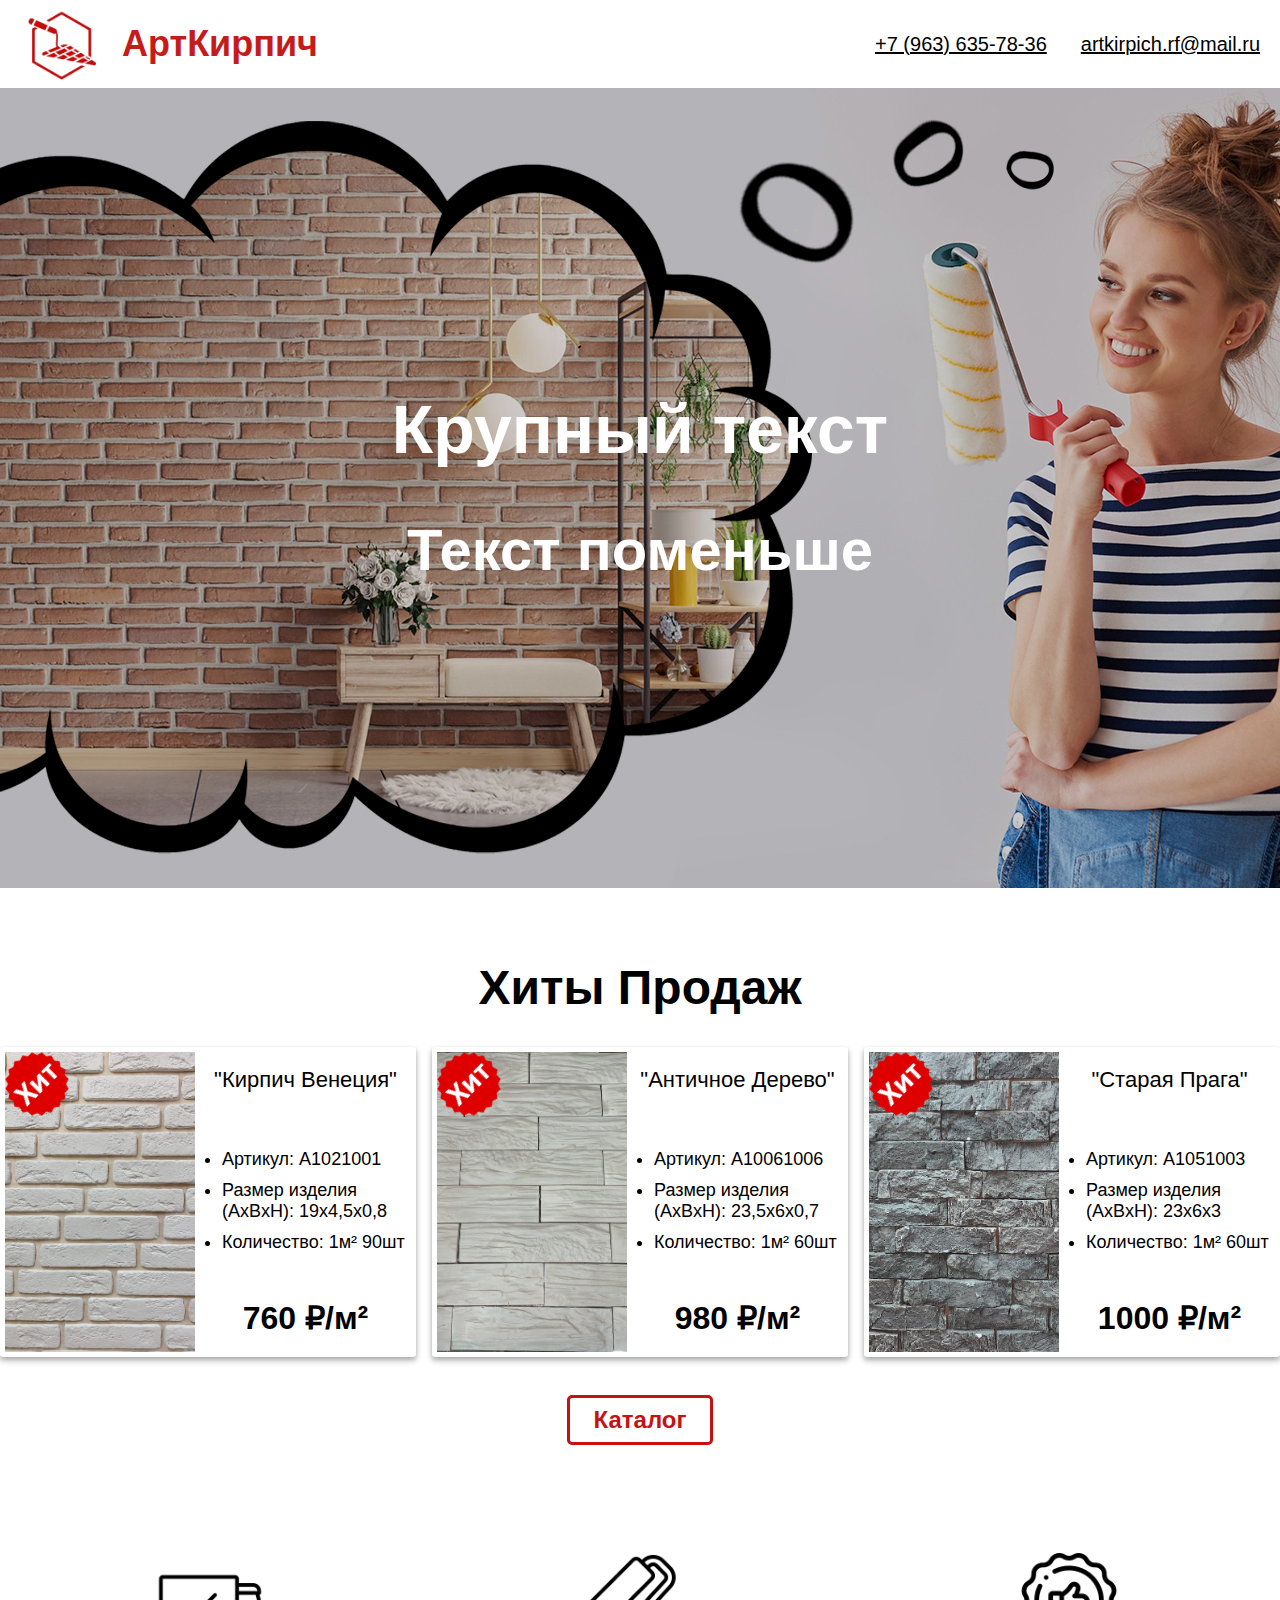
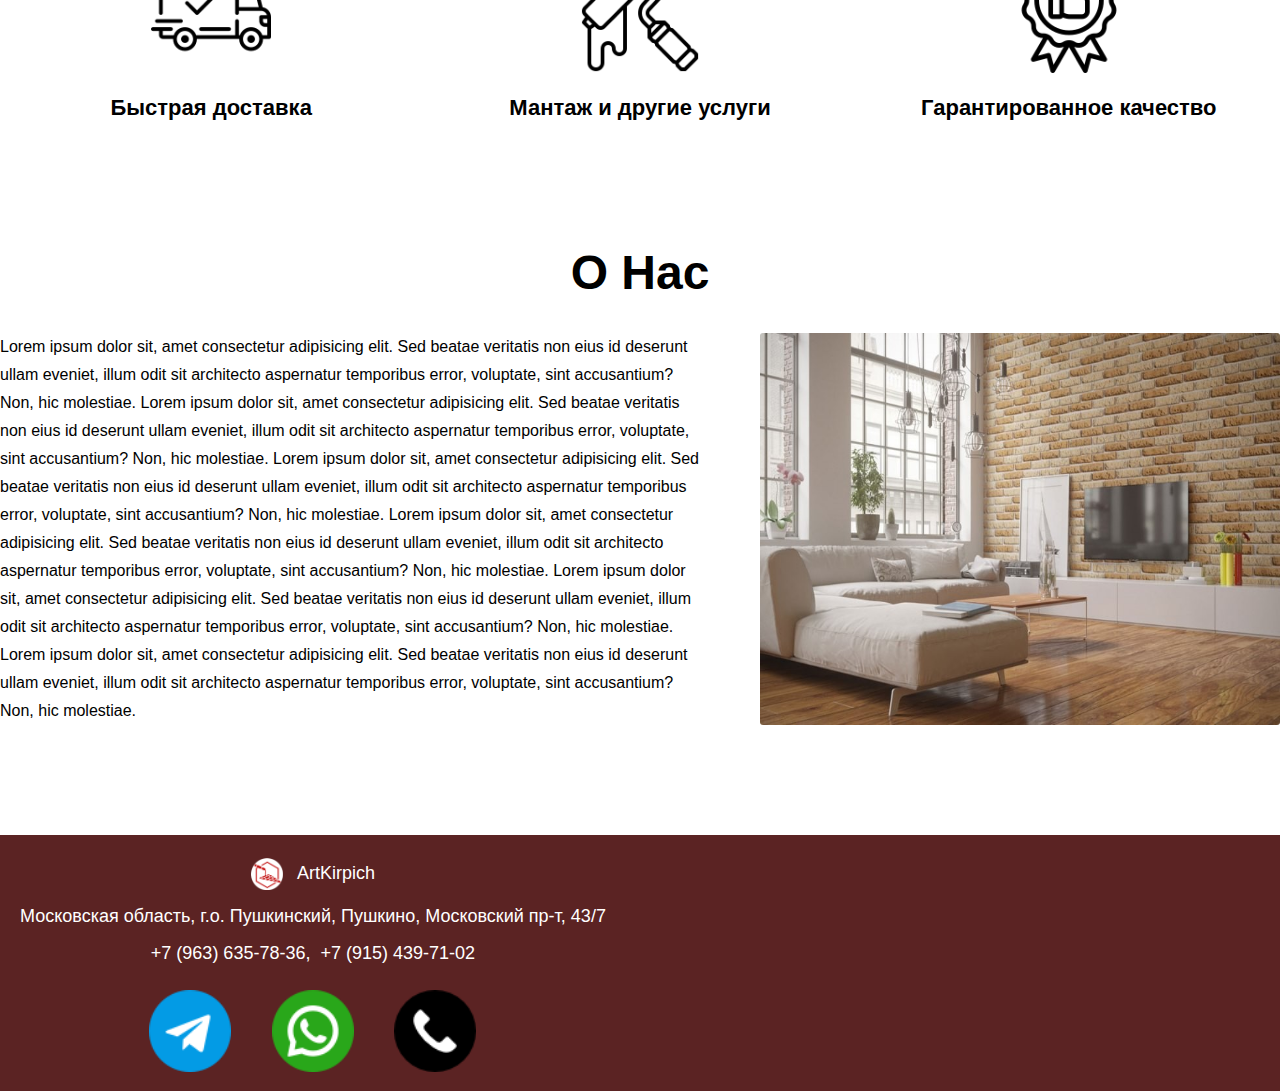
<file: index.html>
<!DOCTYPE html>

<html lang="ru" xmlns="http://www.w3.org/1999/xhtml">

<head>
  <meta charset="utf-8" />
  <meta name="robots" content="all" />
  <meta name="keywords" content="">
  <meta name="description" content="">
  <meta name="viewport" content="width=device-width, initial-scale=1.0">
  <link rel="icon" type="image/x-icon" href="img/favicon.ico">
  <link rel="apple-touch-icon" href="img/favicon.ico">
  <link rel="stylesheet" href="css/style.css" type="text/css">
  <title>Арт Кирпич</title>
</head>


<body>

  <header class="header">
    <div class="container__header">
      <div class="header__body">
        <a href="index.html" class="header__logo">
          <img src="img/logooo.png" alt="logo">
          <p>АртКирпич</p>
        </a>
        <div class="header__info">
          <a href="tel:+89636357836">+7 (963) 635-78-36</a>
          <a>artkirpich.rf@mail.ru</a>
        </div>
      </div>
    </div>
  </header>

  <div class="text-wp">
    <div class="text-lay"></div>
    <div class="text-bg">
      <h1>Крупный текст</h1>
      <h2>Текст поменьше</h2>
    </div>
  </div>

  <section class="section">

    <div class="container">
      <div class="container__head">
        <h1>Хиты Продаж</h1>
      </div>
      <div class="one">

        <div class="first__block">
          <img class="hit" src="img/hit.png" alt="">
          <img class="img" src="img/1.jpeg" alt="">
          <div class="block__info">
            <p class="block__title">"Кирпич Венеция"</p>
            <ul class="block__subtitle">
              <li>Артикул: A1021001</li>
              <li>Размер изделия (AxBxH): 19x4,5x0,8</li>
              <li>Количество: 1м² 90шт</li>
            </ul>
            <p class="block__price">760 ₽/м²</p>
          </div>
        </div>
        <div class="second__block">
          <img class="hit" src="img/hit.png" alt="">
          <img class="img" src="img/4.jpeg" alt="">
          <div class="block__info">
            <p class="block__title">"Античное Дерево"</p>
            <ul class="block__subtitle">
              <li>Артикул: A10061006</li>
              <li>Размер изделия (AxBxH): 23,5x6x0,7</li>
              <li>Количество: 1м² 60шт</li>
            </ul>
            <p class="block__price">980 ₽/м²</p>
          </div>
        </div>
        <div class="third__block">
          <img class="hit" src="img/hit.png" alt="">
          <img class="img" src="img/6.jpeg" alt="">
          <div class="block__info">
            <p class="block__title">"Старая Прага"</p>
            <ul class="block__subtitle">
              <li>Артикул: A1051003</li>
              <li>Размер изделия (AxBxH): 23x6x3</li>
              <li>Количество: 1м² 60шт</li>
            </ul>
            <p class="block__price">1000 ₽/м²</p>
          </div>
        </div>

      </div>

      <div class="cot__button">
        <a href="katalog.html">Каталог</a>
      </div>

    </div>

    <div class="container">
      <div class="icons">

        <div class="icon__1">
          <img src="img/delivery.png" alt="">
          <p>Быстрая доставка</p>
        </div>

        <div class="icon__2">
          <img src="img/repair.png" alt="">
          <p>Мантаж и другие услуги</p>
        </div>

        <div class="icon__3">
          <img src="img/quality.png" alt="">
          <p>Гарантированное качество</p>
        </div>

      </div>

    </div>

    <div class="container">
      <div class="container__head">
        <h1>О Нас</h1>
      </div>
      <div class="two">
        <p>Lorem ipsum dolor sit, amet consectetur adipisicing elit. Sed beatae veritatis non eius id deserunt ullam
          eveniet, illum odit sit architecto aspernatur temporibus error, voluptate, sint accusantium? Non, hic
          molestiae. Lorem ipsum dolor sit, amet consectetur adipisicing elit. Sed beatae veritatis non eius id deserunt
          ullam
          eveniet, illum odit sit architecto aspernatur temporibus error, voluptate, sint accusantium? Non, hic
          molestiae. Lorem ipsum dolor sit, amet consectetur adipisicing elit. Sed beatae veritatis non eius id deserunt
          ullam
          eveniet, illum odit sit architecto aspernatur temporibus error, voluptate, sint accusantium? Non, hic
          molestiae. Lorem ipsum dolor sit, amet consectetur adipisicing elit. Sed beatae veritatis non eius id deserunt
          ullam
          eveniet, illum odit sit architecto aspernatur temporibus error, voluptate, sint accusantium? Non, hic
          molestiae. Lorem ipsum dolor sit, amet consectetur adipisicing elit. Sed beatae veritatis non eius id deserunt
          ullam
          eveniet, illum odit sit architecto aspernatur temporibus error, voluptate, sint accusantium? Non, hic
          molestiae. Lorem ipsum dolor sit, amet consectetur adipisicing elit. Sed beatae veritatis non eius id deserunt
          ullam
          eveniet, illum odit sit architecto aspernatur temporibus error, voluptate, sint accusantium? Non, hic
          molestiae.</p>
        <img src="img/twoimg.jpg" alt="">
      </div>
    </div>

  </section>

  <section class="section__footer">
    <div class="footer">
      <div class="footer__text">
        <p><img src="img/logooomin.png">ArtKirpich</p>
        <p>Московская область, г.о. Пушкинский, Пушкино, Московский пр-т, 43/7</p>
        <div class="footer__phon">
          <p>+7 (963) 635-78-36,</p>
          <p>+7 (915) 439-71-02</p>
        </div>
        <div class="footer__img">
          <a href="https://t.me/" target="_blank"><img src="img/telegram.png"></a>
          <a href="https://wa.me/" target="_blank"><img src="img/whatsapp.png"></a>
          <a href="tel:+89636357836" target="_blank"><img src="img/phone.png"></a>
        </div>
      </div>
      <div class="map">
        <script type="text/javascript" charset="utf-8" async
          src="https://api-maps.yandex.ru/services/constructor/1.0/js/?um=constructor%3A823e713ceffc3322c1ab09fa911f4a71ac94702e4367fb7b896775ed841efc4a&amp;width=100%25&amp;height=240&amp;lang=ru_RU&amp;scroll=true"></script>
      </div>
    </div>
  </section>

</body>
</file>
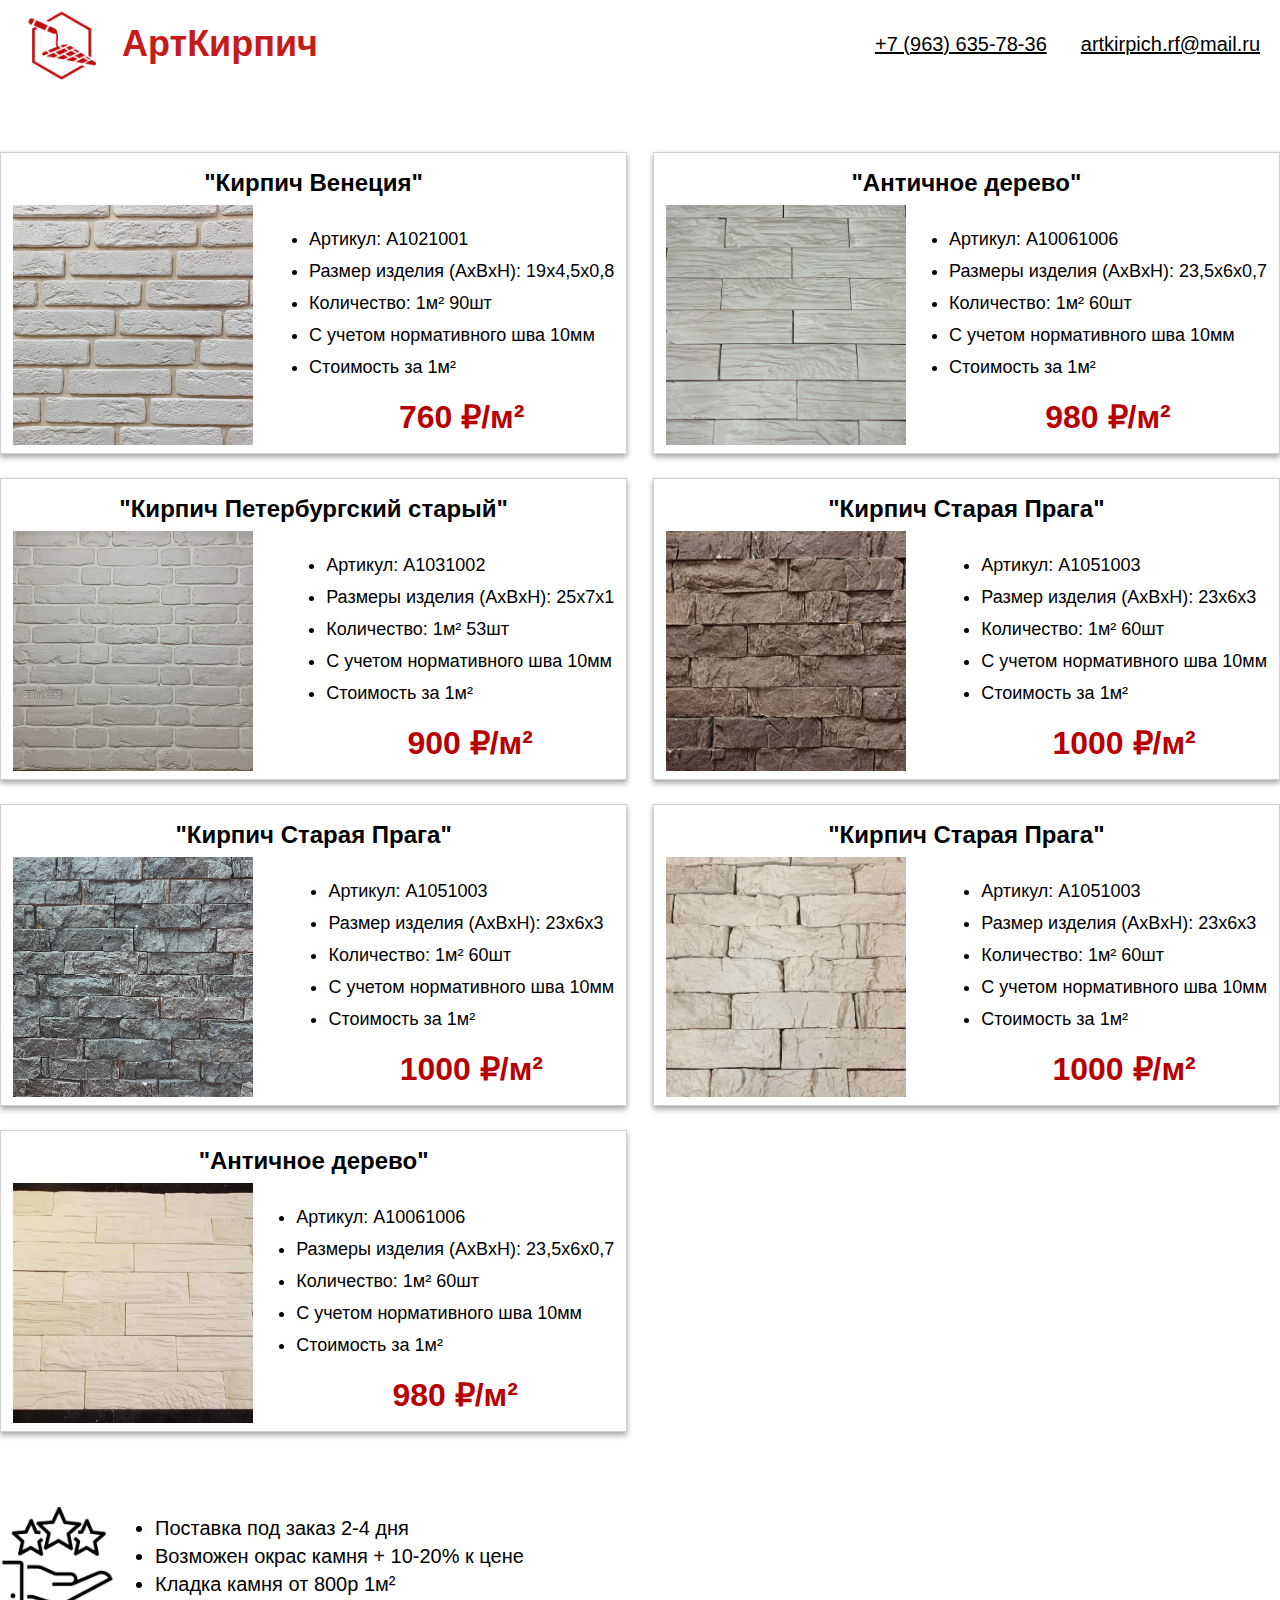
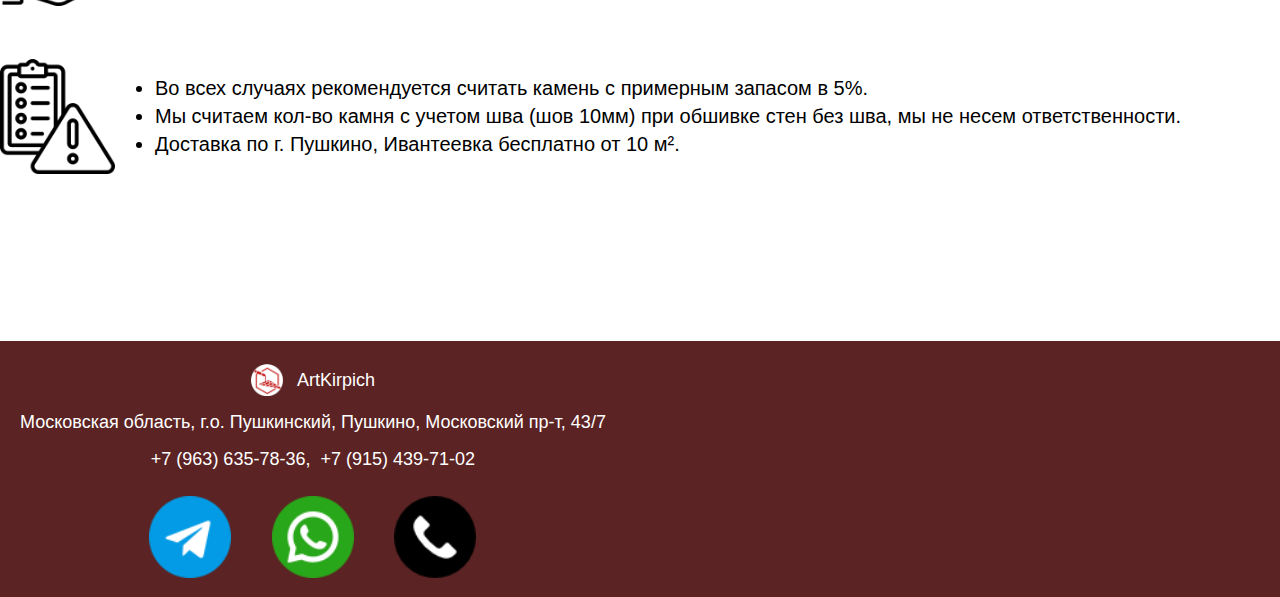
<file: katalog.html>
<!DOCTYPE html>

<html lang="ru" xmlns="http://www.w3.org/1999/xhtml">

<head>
    <meta charset="utf-8" />
    <meta name="robots" content="all" />
    <meta name="keywords" content="">
    <meta name="description" content="">
    <meta name="viewport" content="width=device-width, initial-scale=1.0">
    <link rel="icon" type="image/x-icon" href="img/favicon.ico">
    <link rel="apple-touch-icon" href="img/favicon.ico">
    <link rel="stylesheet" href="css/katalog.css" type="text/css">
    <title>Арт Кирпич Каталог</title>
</head>

<body>

    <header class="header">
        <div class="container__header">
            <div class="header__body">
                <a href="index.html" class="header__logo">
                    <img src="img/logooo.png" alt="logo">
                    <p>АртКирпич</p>
                </a>
                <div class="header__info">
                    <a href="tel:+89636357836">+7 (963) 635-78-36</a>
                    <a>artkirpich.rf@mail.ru</a>
                </div>
            </div>
        </div>
    </header>

    <section class="section">
        <div class="container">

            <div class="katalog">
                <div class="katalog__block">
                    <h3>"Кирпич Венеция"</h3>
                    <div class="block__info">
                        <img src="img/1.jpeg" alt="">
                        <ul>
                            <li>Артикул: A1021001</li>
                            <li>Размер изделия (AxBxH): 19x4,5x0,8</li>
                            <li>Количество: 1м² 90шт</li>
                            <li>С учетом нормативного шва 10мм</li>
                            <li>Стоимость за 1м²</li>
                            <p>760 ₽/м²</p>
                        </ul>
                    </div>
                </div>
                <div class="katalog__block">
                    <h3>"Античное дерево"</h3>
                    <div class="block__info">
                        <img src="img/4.jpeg" alt="">
                        <ul>
                            <li>Артикул: A10061006</li>
                            <li>Размеры изделия (AxBxH): 23,5x6x0,7</li>
                            <li>Количество: 1м² 60шт</li>
                            <li>С учетом нормативного шва 10мм</li>
                            <li>Стоимость за 1м²</li>
                            <p>980 ₽/м²</p>
                        </ul>
                    </div>
                </div>
            </div>

            <div class="katalog">
                <div class="katalog__block">
                    <h3>"Кирпич Петербургский старый"</h3>
                    <div class="block__info">
                        <img src="img/8.jpeg" alt="">
                        <ul>
                            <li>Артикул: A1031002</li>
                            <li>Размеры изделия (AxBxH): 25x7x1</li>
                            <li>Количество: 1м² 53шт</li>
                            <li>С учетом нормативного шва 10мм</li>
                            <li>Стоимость за 1м²</li>
                            <p>900 ₽/м²</p>
                        </ul>
                    </div>
                </div>

                <div class="katalog__block">
                    <h3>"Кирпич Старая Прага"</h3>
                    <div class="block__info">
                        <img src="img/9.jpeg" alt="">
                        <ul>
                            <li>Артикул: A1051003</li>
                            <li>Размер изделия (AxBxH): 23x6x3</li>
                            <li>Количество: 1м² 60шт</li>
                            <li>С учетом нормативного шва 10мм</li>
                            <li>Стоимость за 1м²</li>
                            <p>1000 ₽/м²</p>
                        </ul>
                    </div>
                </div>
            </div>

            <div class="katalog">
                <div class="katalog__block">
                    <h3>"Кирпич Старая Прага"</h3>
                    <div class="block__info">
                        <img src="img/6.jpeg" alt="">
                        <ul>
                            <li>Артикул: A1051003</li>
                            <li>Размер изделия (AxBxH): 23x6x3</li>
                            <li>Количество: 1м² 60шт</li>
                            <li>С учетом нормативного шва 10мм</li>
                            <li>Стоимость за 1м²</li>
                            <p>1000 ₽/м²</p>
                        </ul>
                    </div>
                </div>

                <div class="katalog__block">
                    <h3>"Кирпич Старая Прага"</h3>
                    <div class="block__info">
                        <img src="img/7.jpeg" alt="">
                        <ul>
                            <li>Артикул: A1051003</li>
                            <li>Размер изделия (AxBxH): 23x6x3</li>
                            <li>Количество: 1м² 60шт</li>
                            <li>С учетом нормативного шва 10мм</li>
                            <li>Стоимость за 1м²</li>
                            <p>1000 ₽/м²</p>
                        </ul>
                    </div>
                </div>
            </div>

            <div class="katalog">
                <div class="katalog__block">
                    <h3>"Античное дерево"</h3>
                    <div class="block__info">
                        <img src="img/3.jpeg" alt="">
                        <ul>
                            <li>Артикул: A10061006</li>
                            <li>Размеры изделия (AxBxH): 23,5x6x0,7</li>
                            <li>Количество: 1м² 60шт</li>
                            <li>С учетом нормативного шва 10мм</li>
                            <li>Стоимость за 1м²</li>
                            <p>980 ₽/м²</p>
                        </ul>
                    </div>
                </div>
            </div>

            <div class="addit">
                <div class="services">
                    <img src="img/services.png" alt="">
                    <ul>
                        <li>Поставка под заказ 2-4 дня</li>
                        <li>Возможен окрас камня + 10-20% к цене</li>
                        <li>Кладка камня от 800р 1м²</li>
                    </ul>
                </div>

                <div class="atention">
                    <img src="img/atention.png" alt="">
                    <ul>
                        <li>Во всех случаях рекомендуется считать камень с примерным запасом в 5%.</li>
                        <li>Мы считаем кол-во камня с учетом шва (шов 10мм) при обшивке стен без шва, мы не несем
                            ответственности.</li>
                        <li>Доставка по г. Пушкино, Ивантеевка бесплатно от 10 м².</li>
                    </ul>
                </div>
            </div>

        </div>
    </section>

    <section class="section__footer">
        <div class="footer">
            <div class="footer__text">
                <p><img src="img/logooomin.png">ArtKirpich</p>
                <p>Московская область, г.о. Пушкинский, Пушкино, Московский пр-т, 43/7</p>
                <div class="footer__phon">
                    <p>+7 (963) 635-78-36,</p>
                    <p>+7 (915) 439-71-02</p>
                </div>
                <div class="footer__img">
                    <a href="https://t.me/" target="_blank"><img src="img/telegram.png"></a>
                    <a href="https://wa.me/" target="_blank"><img src="img/whatsapp.png"></a>
                    <a href="tel:+89636357836" target="_blank"><img src="img/phone.png"></a>
                </div>
            </div>
            <div class="map">
                <script type="text/javascript" charset="utf-8" async
                    src="https://api-maps.yandex.ru/services/constructor/1.0/js/?um=constructor%3A823e713ceffc3322c1ab09fa911f4a71ac94702e4367fb7b896775ed841efc4a&amp;width=100%25&amp;height=240&amp;lang=ru_RU&amp;scroll=true"></script>
            </div>
        </div>
    </section>

</body>
</file>
<file: css/style.css>
body,
html {
  height: 100%;
  margin: 0;
  font-family: Arial, Helvetica, sans-serif;
}

* {
  box-sizing: border-box;
}

.header {
  position: fixed;
  width: 100%;
  top: 0;
  left: 0;
  z-index: 50;
  background-color: white;
}

.container__header {
  max-width: 1280px;
  margin: 0 auto;
  padding: 0 20px;
}

.header__body {
  position: relative;
  display: flex;
  justify-content: space-between;
  height: auto;
  align-items: center;
  flex-wrap: wrap;
}

.header__logo {
  display: flex;
  align-items: center;
  text-decoration: none;
}

.header__logo img {
  padding: 3px 0;
  width: 82px;
}

.header__logo p {
  color: #c61b1b;
  font-family: Arial, Helvetica, sans-serif;
  font-size: 36px;
  font-weight: 900;
  margin: 0;
  padding: 0 0 0 20px;
}

.header__info {
  display: flex;
}

.header__info a {
  margin: 0 0 0 34px;
  font-size: 20px;
  color: black;
  text-decoration: underline;
}

.text-wp {
  background: url(../img/art.jpg);
  background-size: cover;
  background-position: center;
  height: 800px;
  margin: 88px 0 0;
  position: relative;
}

.text-bg {
  text-align: center;
  position: absolute;
  width: 100%;
  top: 32%;
  color: #FFF;
}

.text-bg h1 {
  font-size: 68px;
}

.text-bg h2 {
  font-size: 58px;
}

.text-lay {
  position: absolute;
  width: 100%;
  height: 100%;
  background: rgba(0, 0, 0, 0.2);
}

/*-----Section----*/

.section {
  margin: 25px 0;
  padding: 15px 0;
}

.container {
  display: flex;
  justify-content: center;
  flex-direction: column;
  align-items: center;
  max-width: 1280px;
  margin: 0 auto 70px;
}

.container__head {
  display: flex;
}

.container__head h1 {
  font-size: 48px;
}

/*-----*/
.one {
  display: flex;
  justify-content: space-between;
  width: 100%;
}

.first__block,
.second__block,
.third__block {
  position: relative;
  display: flex;
  width: 32.5%;
  border-radius: 3px;
  padding: 5px;
  box-shadow: 0 2px 5px rgb(0 0 0 / 20%), 0 4px 6px rgb(0 0 0 / 20%);
}

.hit {
  position: absolute;
  width: 64px;
  height: 64px;
  transform: rotate(-45deg);
}

.img {
  width: 190px;
  height: 300px;
  object-fit: cover;
}

.block__info {
  display: flex;
  width: 100%;
  text-align: center;
  padding: 0 0 0 5px;
  flex-direction: column;
  justify-content: space-between;
}

.block__title {
  margin: 15px 0 0;
  font-size: 22px;
}

.block__subtitle {
  margin: 0 0 0 22px;
  padding: 0;
  text-align: left;
  font-size: 18px;
}

.block__subtitle li {
  margin: 10px 0 0;
}

.block__price {
  margin: 0 0 15px;
  font-size: 32px;
  font-weight: 600;
}

.cot__button {
  display: flex;
  margin: 38px auto;
}

.cot__button a {
  text-decoration: none;
  padding: 8px 24px;
  border: 3px solid #c71212;
  color: #c71212;
  border-radius: 5px;
  font-size: 24px;
  font-weight: 600;
  transition: 0.3s;
}

.cot__button a:hover {
  background-color: #c71212;
  color: white;
  box-shadow: 0 1px 5px 0 black;
}

/*-----*/
.icons {
  display: flex;
  width: 100%;
  margin: 0 auto;
  justify-content: space-between;
}

.icons img {
  width: 120px;
}

.icons p {
  font-size: 22px;
  font-weight: 600;
}

.icon__1,
.icon__2,
.icon__3 {
  display: flex;
  flex-direction: column;
  align-items: center;
  width: 33%;
}

/*-----*/
.two {
  display: flex;
  justify-content: space-between;
  width: 100%;
}

.two p {
  margin: 0 60px 0 0;
  line-height: 28px;
}

.two img {
  width: 520px;
  border-radius: 3px;
}

/*-----Footer-----*/

.section__footer {
  background-color: #5b2323;
  margin: 10px 0 0 0;
  padding: 15px 0;
}

.footer {
  max-width: 1280px;
  margin: 0 auto;
  padding: 0 20px;
  display: flex;
  justify-content: space-between;
}

.footer__text {
  color: white;
  display: flex;
  align-items: center;
  flex-direction: column;
}

.footer__text p {
  display: flex;
  align-items: center;
  text-align: center;
  font-size: 18px;
  margin: 8px 0;
}

.footer__text img {
  width: 32px;
  margin: 0 14px 0 0;
}

.footer__phon {
  display: flex;
}

.footer__phon p {
  margin: 8px 5px;
}

.footer__img img {
  width: 82px;
  margin: 18px 18px 0;
}

.map {
  width: 580px;
}


/*------------------------------------------------*/
</file>
<file: css/katalog.css>
body,
html {
    height: 100%;
    margin: 0;
    font-family: Arial, Helvetica, sans-serif;
}

* {
    box-sizing: border-box;
}

.header {
    position: fixed;
    width: 100%;
    top: 0;
    left: 0;
    z-index: 50;
    background-color: white;
}

.container__header {
    max-width: 1280px;
    margin: 0 auto;
    padding: 0 20px;
}

.header__body {
    position: relative;
    display: flex;
    justify-content: space-between;
    height: auto;
    align-items: center;
    flex-wrap: wrap;
}

.header__logo {
    display: flex;
    align-items: center;
    text-decoration: none;
}

.header__logo img {
    padding: 3px 0;
    width: 82px;
}

.header__logo p {
    color: #c61b1b;
    font-family: Arial, Helvetica, sans-serif;
    font-size: 36px;
    font-weight: 900;
    margin: 0;
    padding: 0 0 0 20px;
}

.header__info {
    display: flex;
}

.header__info a {
    margin: 0 0 0 34px;
    font-size: 20px;
    color: black;
    text-decoration: underline;
}

/*-----Section----*/

.section {
    margin: 125px 0 60px;
    padding: 15px 0;
}

.container {
    display: flex;
    justify-content: center;
    flex-direction: column;
    align-items: center;
    max-width: 1280px;
    margin: 0 auto 70px;
}

/*--------*/

.katalog {
    display: flex;
    justify-content: space-between;
    width: 100%;
    margin: 12px 0;
}

.katalog__block {
    width: 49%;
    display: flex;
    flex-direction: column;
    border: 1px solid #d1d1d1;
    box-shadow: 0 2px 5px rgb(0 0 0 / 20%), 0 4px 6px rgb(0 0 0 / 20%);
    transition: 0.3s;
    padding: 8px 12px;
}

.katalog__block:hover {
    box-shadow: 0 2px 12px 2px rgb(0 0 0 / 20%), 0 4px 12px 2px rgb(0 0 0 / 20%);
}

.katalog__block h3 {
    margin: 8px 0;
    font-size: 24px;
    text-align: center;
}

.block__info {
    display: flex;
    justify-content: space-between;
}

.block__info img {
    width: 240px;
    height: 240px;
    object-fit: cover;
}

.block__info ul {
    line-height: 32px;
    font-size: 18px;
    margin: 18px 0 0;
}

.block__info p {
    margin: 18px 0 0;
    text-align: center;
    font-size: 32px;
    font-weight: 600;
    color: #b70000;
}

.addit {
    margin: 32px 0 0;
    width: 100%;
    display: flex;
    flex-direction: column;
}

.addit img {
    width: 115px;
}

.addit ul {
    line-height: 28px;
    font-size: 20px;
}

.services,
.atention {
    margin: 18px 0;
    display: flex;
    align-items: center;
}

/*-----Footer-----*/

.section__footer {
    background-color: #5b2323;
    margin: 10px 0 0 0;
    padding: 15px 0;
}

.footer {
    max-width: 1280px;
    margin: 0 auto;
    padding: 0 20px;
    display: flex;
    justify-content: space-between;
}

.footer__text {
    color: white;
    display: flex;
    align-items: center;
    flex-direction: column;
}

.footer__text p {
    display: flex;
    align-items: center;
    text-align: center;
    font-size: 18px;
    margin: 8px 0;
}

.footer__text img {
    width: 32px;
    margin: 0 14px 0 0;
}

.footer__phon {
    display: flex;
}

.footer__phon p {
    margin: 8px 5px;
}

.footer__img img {
    width: 82px;
    margin: 18px 18px 0;
}

.map {
    width: 580px;
}
</file>
